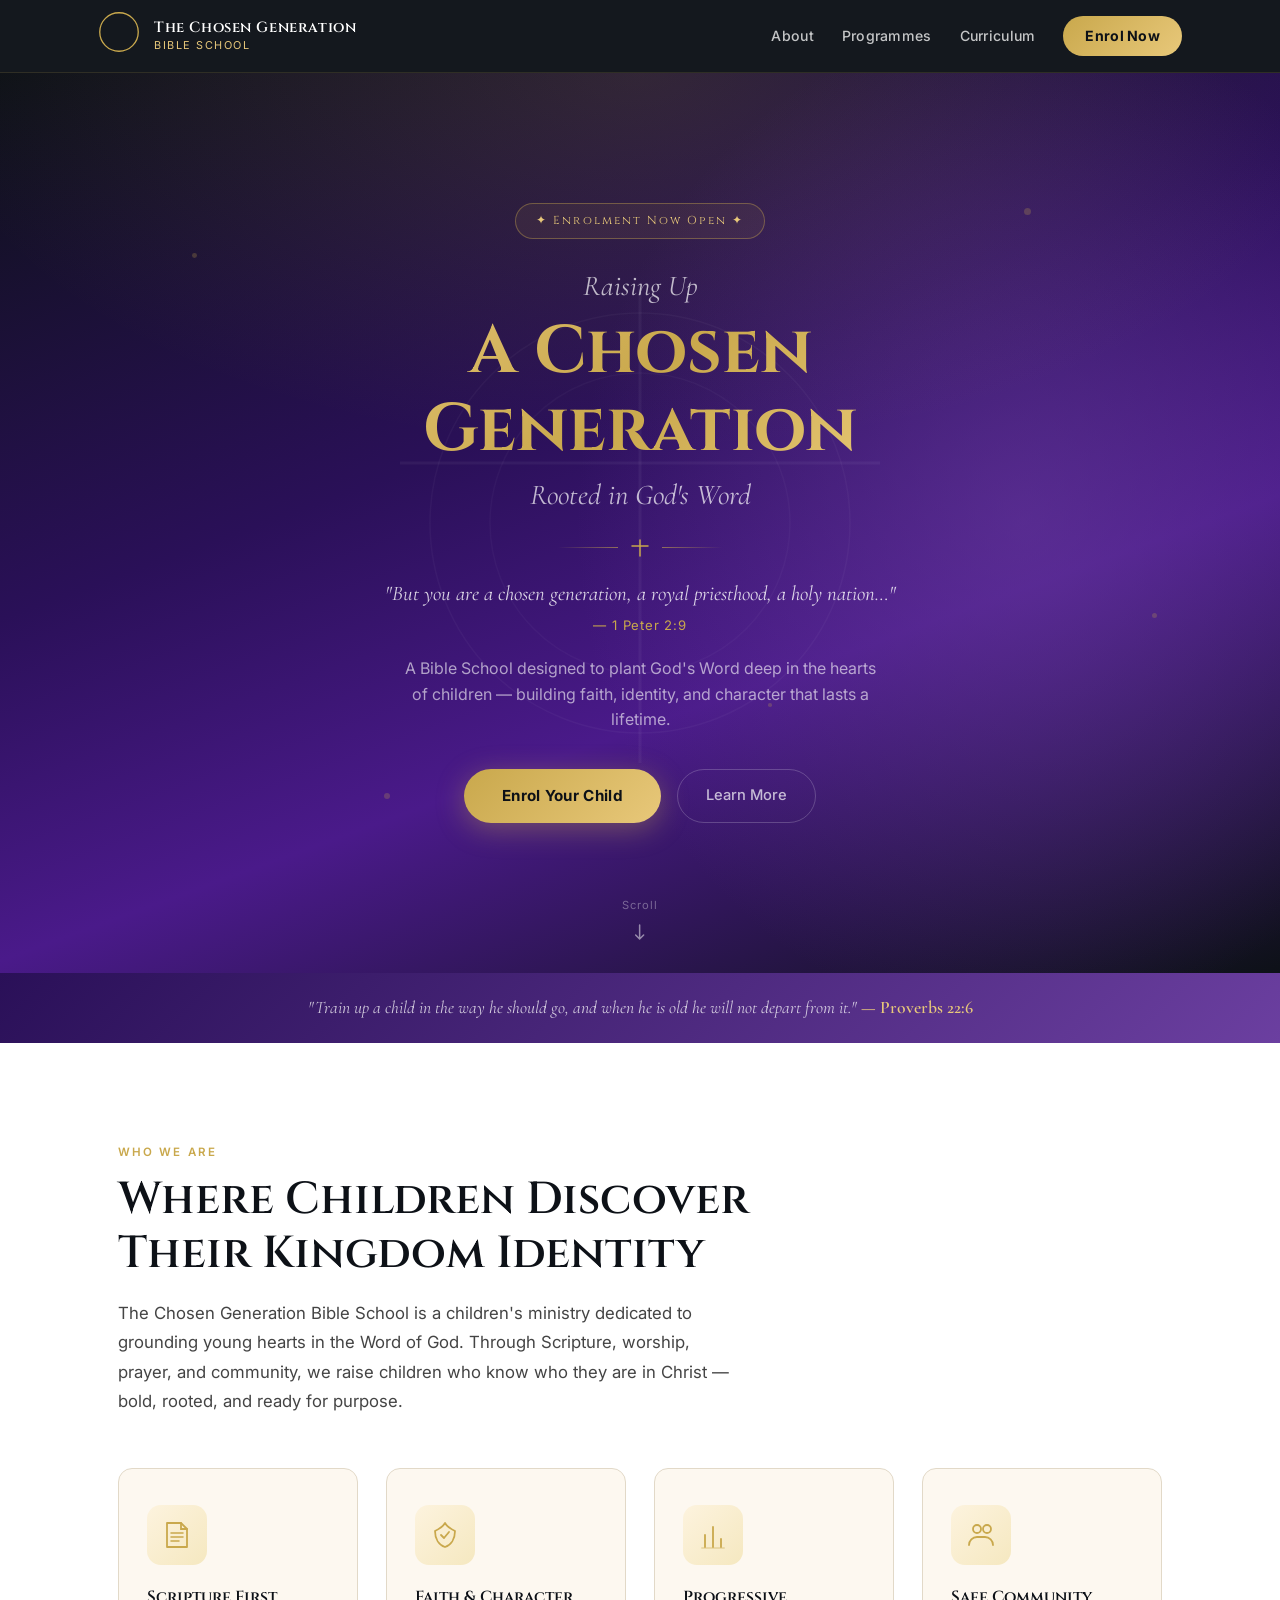
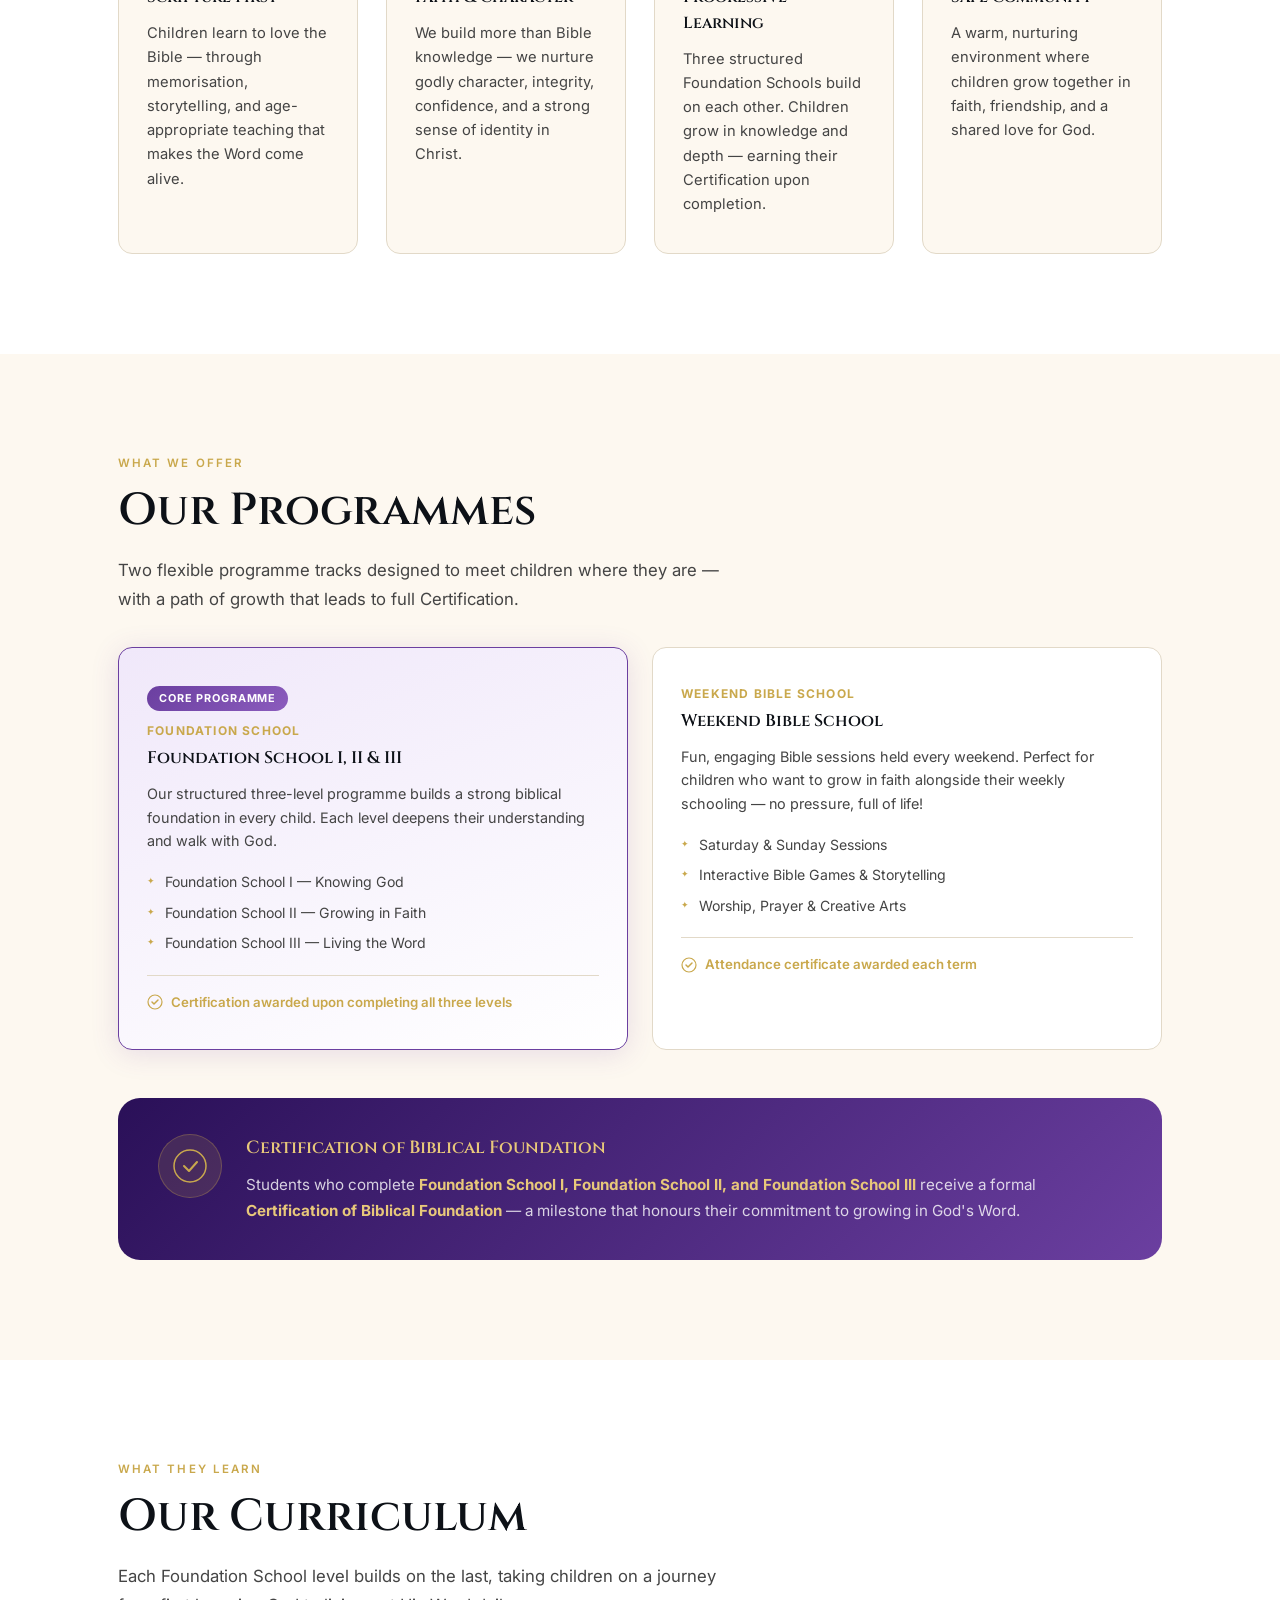
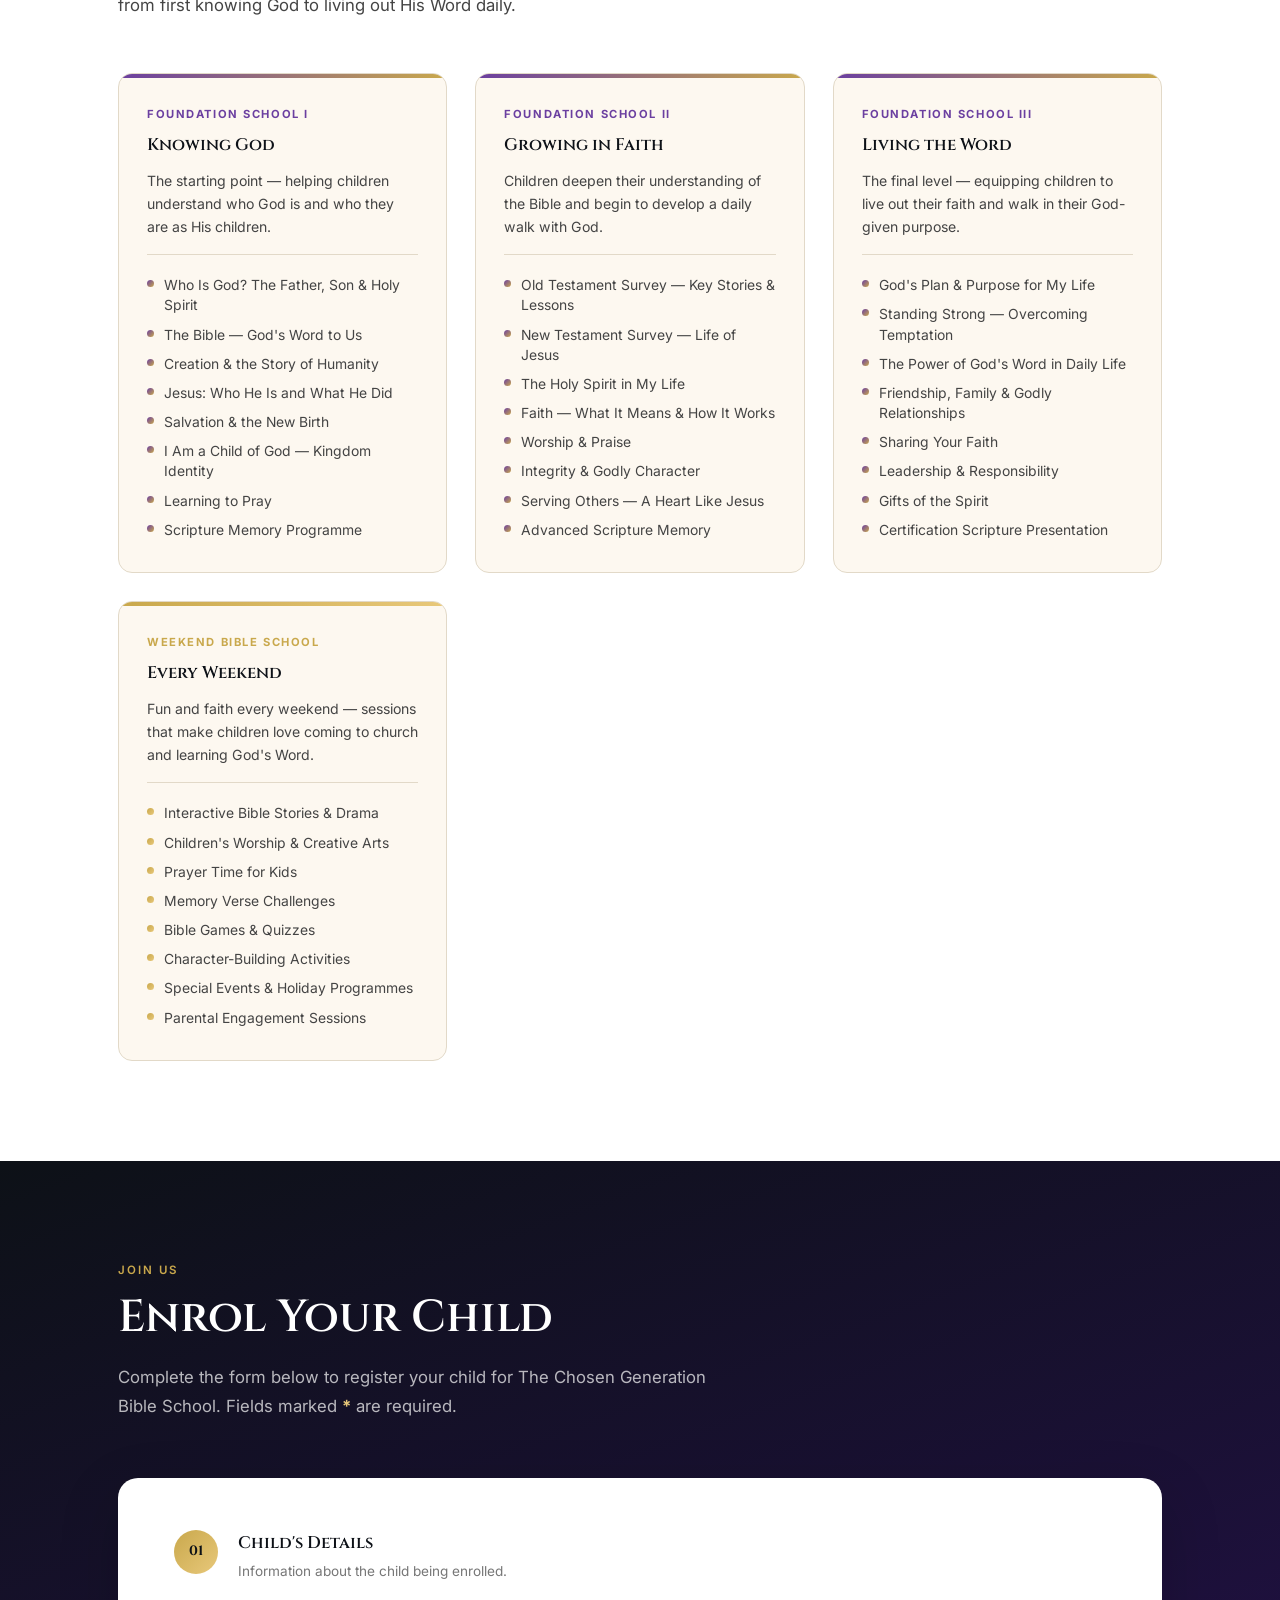
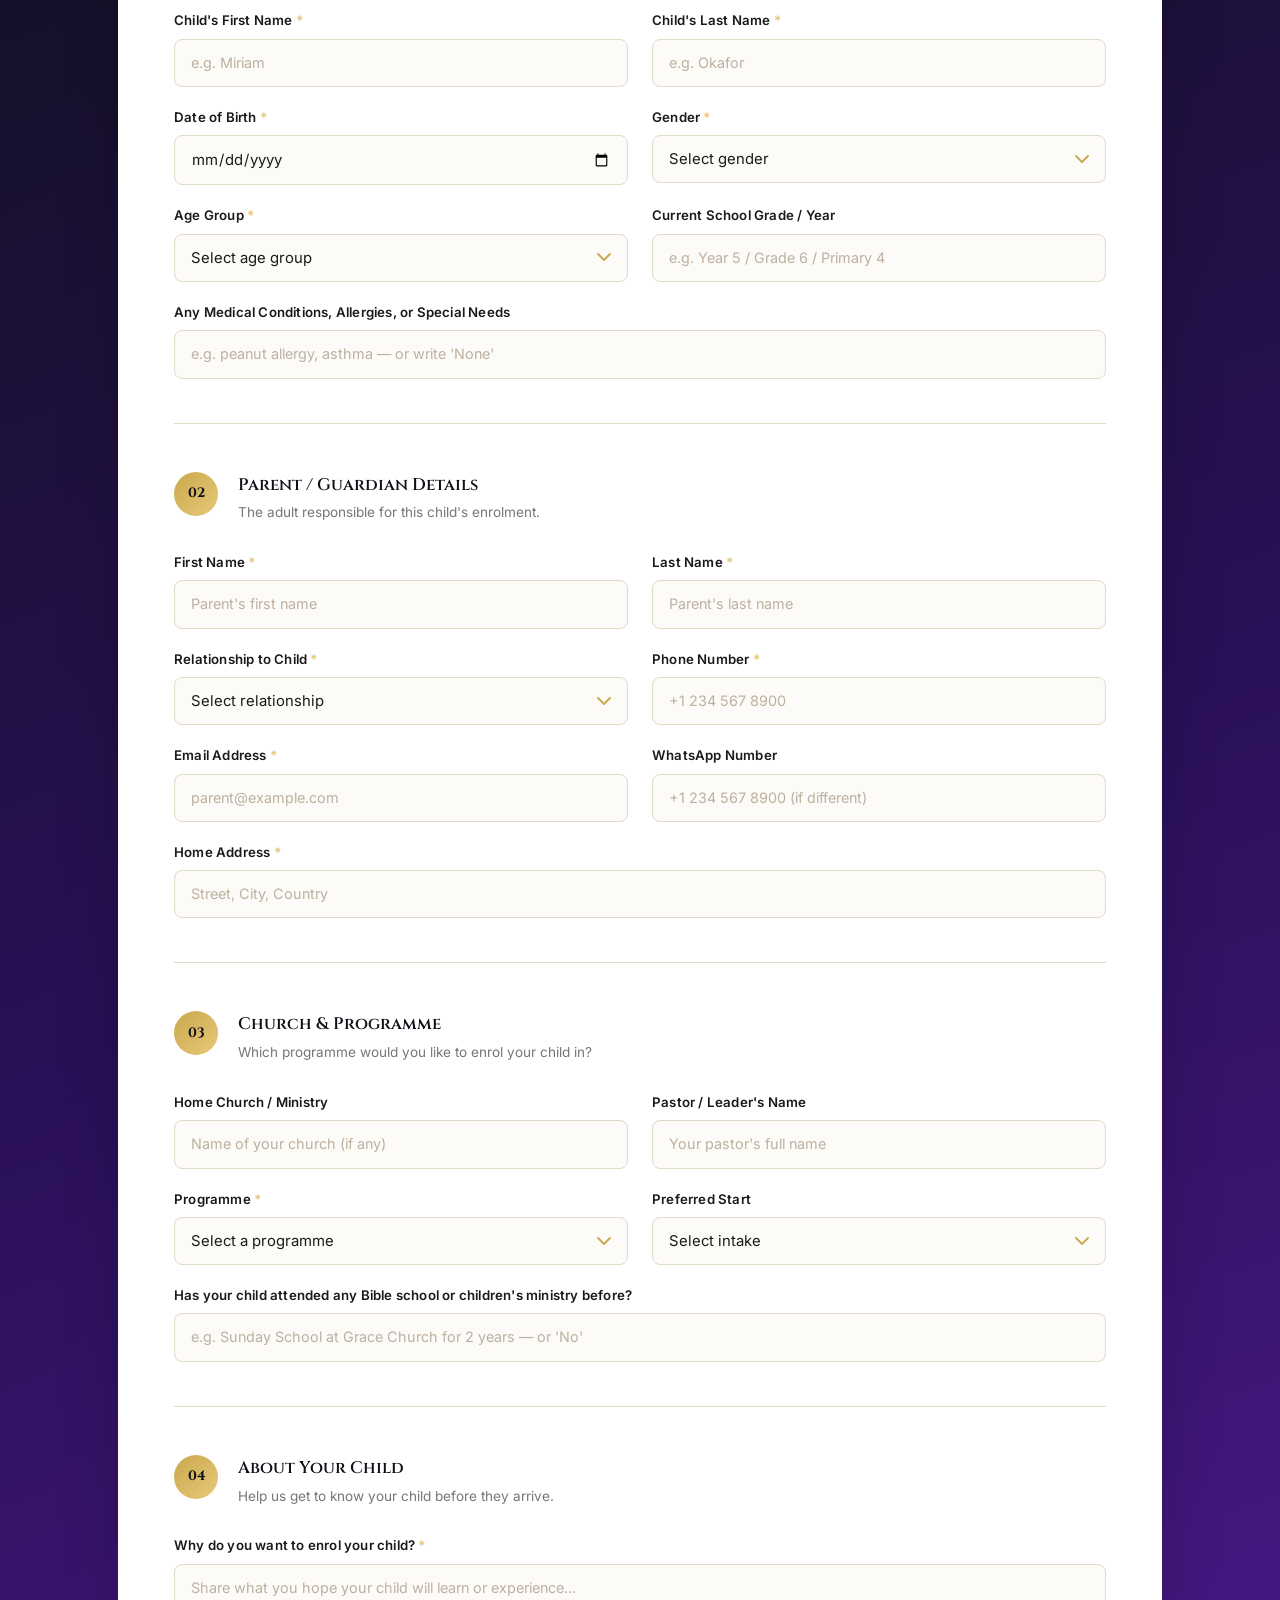
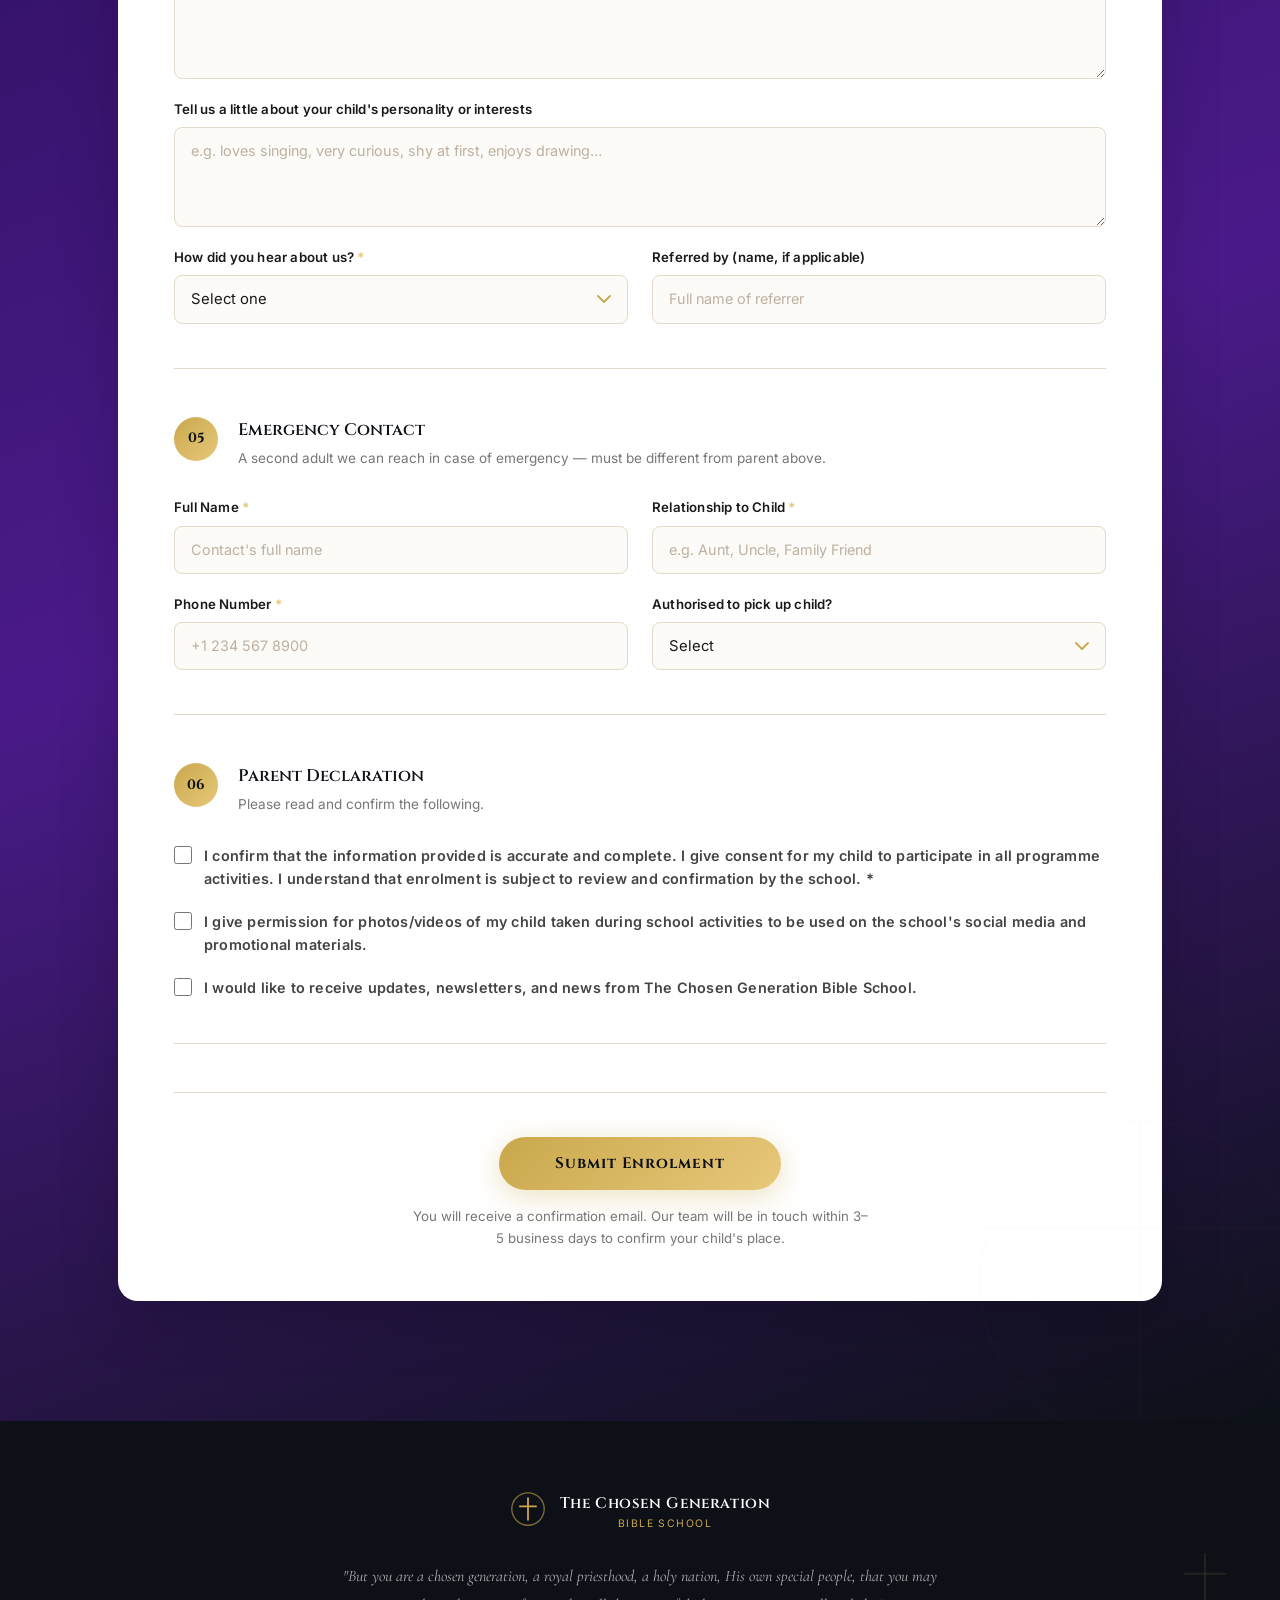
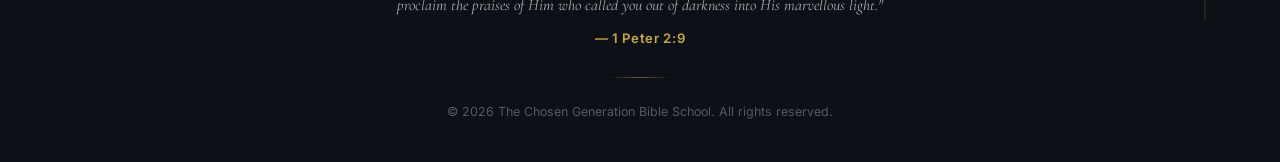
<file: index.html>
<!DOCTYPE html>
<html lang="en">
<head>
  <meta charset="UTF-8" />
  <meta name="viewport" content="width=device-width, initial-scale=1.0" />
  <title>Register – The Chosen Generation Bible School</title>
  <link rel="stylesheet" href="style.css" />
  <link href="https://fonts.googleapis.com/css2?family=Cinzel:wght@400;600;700&family=Cormorant+Garamond:ital,wght@0,400;0,600;1,400&family=Inter:wght@400;500;600&display=swap" rel="stylesheet" />
</head>
<body>

  <!-- ── HEADER ── -->
  <header class="site-header" id="top">
    <div class="header-inner">
      <a href="#top" class="logo-wrap">
        <div class="logo-emblem">
          <svg viewBox="0 0 48 48" fill="none" xmlns="http://www.w3.org/2000/svg">
            <circle cx="24" cy="24" r="22" stroke="url(#gRing)" stroke-width="1.5"/>
            <line x1="24" y1="10" x2="24" y2="38" stroke="url(#gCross)" stroke-width="2.5" stroke-linecap="round"/>
            <line x1="14" y1="20" x2="34" y2="20" stroke="url(#gCross)" stroke-width="2.5" stroke-linecap="round"/>
            <defs>
              <linearGradient id="gRing" x1="0" y1="0" x2="48" y2="48">
                <stop offset="0%" stop-color="#c9a84c"/>
                <stop offset="100%" stop-color="#f0d080"/>
              </linearGradient>
              <linearGradient id="gCross" x1="0" y1="0" x2="48" y2="48">
                <stop offset="0%" stop-color="#e8c87a"/>
                <stop offset="100%" stop-color="#c9a84c"/>
              </linearGradient>
            </defs>
          </svg>
        </div>
        <div class="logo-text">
          <span class="logo-main">The Chosen Generation</span>
          <span class="logo-sub">Bible School</span>
        </div>
      </a>
      <button class="nav-toggle" id="navToggle" aria-label="Toggle menu">
        <span></span><span></span><span></span>
      </button>
      <nav class="main-nav" id="mainNav">
        <a href="#about">About</a>
        <a href="#programmes">Programmes</a>
        <a href="#curriculum">Curriculum</a>
        <a href="#register" class="nav-cta">Enrol Now</a>
      </nav>
    </div>
  </header>

  <!-- ── HERO ── -->
  <section class="hero">
    <div class="hero-bg">
      <div class="hero-bg-cross">
        <svg viewBox="0 0 200 200" fill="none" xmlns="http://www.w3.org/2000/svg">
          <line x1="100" y1="20" x2="100" y2="180" stroke="white" stroke-width="1" stroke-opacity="0.08"/>
          <line x1="20" y1="80" x2="180" y2="80" stroke="white" stroke-width="1" stroke-opacity="0.08"/>
          <circle cx="100" cy="100" r="70" stroke="white" stroke-width="0.5" stroke-opacity="0.06"/>
          <circle cx="100" cy="100" r="50" stroke="white" stroke-width="0.5" stroke-opacity="0.05"/>
        </svg>
      </div>
      <div class="hero-particles">
        <span class="particle" style="--x:15%;--y:20%;--d:4s;--s:0.8"></span>
        <span class="particle" style="--x:80%;--y:15%;--d:6s;--s:1.2"></span>
        <span class="particle" style="--x:60%;--y:70%;--d:5s;--s:0.6"></span>
        <span class="particle" style="--x:30%;--y:80%;--d:7s;--s:1"></span>
        <span class="particle" style="--x:90%;--y:60%;--d:4.5s;--s:0.9"></span>
      </div>
    </div>
    <div class="hero-content">
      <div class="hero-badge-wrap">
        <span class="hero-badge">✦ Enrolment Now Open ✦</span>
      </div>
      <h1 class="hero-title">
        <span class="hero-title-small">Raising Up</span>
        <span class="hero-title-large">A Chosen Generation</span>
        <span class="hero-title-small">Rooted in God's Word</span>
      </h1>
      <div class="hero-divider">
        <span></span>
        <svg width="20" height="20" viewBox="0 0 20 20"><path d="M10 2v16M2 8h16" stroke="#c9a84c" stroke-width="1.5" stroke-linecap="round"/></svg>
        <span></span>
      </div>
      <p class="hero-verse">"But you are a chosen generation, a royal priesthood, a holy nation…"</p>
      <p class="hero-ref">— 1 Peter 2:9</p>
      <p class="hero-sub">A Bible School designed to plant God's Word deep in the hearts of children — building faith, identity, and character that lasts a lifetime.</p>
      <div class="hero-actions">
        <a href="#register" class="btn-hero-primary">Enrol Your Child</a>
        <a href="#about" class="btn-hero-ghost">Learn More</a>
      </div>
    </div>
    <div class="hero-scroll-hint">
      <span>Scroll</span>
      <svg width="12" height="18" viewBox="0 0 12 18"><path d="M6 2v14M2 12l4 4 4-4" stroke="rgba(255,255,255,0.5)" stroke-width="1.5" stroke-linecap="round" fill="none"/></svg>
    </div>
  </section>

  <!-- ── VERSE BANNER ── -->
  <div class="verse-banner">
    <p>"Train up a child in the way he should go, and when he is old he will not depart from it." <em>— Proverbs 22:6</em></p>
  </div>

  <!-- ── ABOUT ── -->
  <section id="about" class="about-section">
    <div class="section-container">
      <div class="section-label">Who We Are</div>
      <h2 class="section-title">Where Children Discover<br/>Their Kingdom Identity</h2>
      <p class="section-intro">
        The Chosen Generation Bible School is a children's ministry dedicated to grounding young hearts in the Word of God.
        Through Scripture, worship, prayer, and community, we raise children who know who they are in Christ — bold, rooted, and ready for purpose.
      </p>
      <div class="feature-grid">
        <div class="feature-card">
          <div class="feature-icon">
            <svg width="32" height="32" viewBox="0 0 32 32" fill="none"><path d="M6 4h14l6 6v18H6V4z" stroke="#c9a84c" stroke-width="1.8" stroke-linejoin="round"/><path d="M20 4v6h6" stroke="#c9a84c" stroke-width="1.8" stroke-linecap="round"/><line x1="10" y1="14" x2="22" y2="14" stroke="#c9a84c" stroke-width="1.5" stroke-linecap="round"/><line x1="10" y1="18" x2="22" y2="18" stroke="#c9a84c" stroke-width="1.5" stroke-linecap="round"/><line x1="10" y1="22" x2="18" y2="22" stroke="#c9a84c" stroke-width="1.5" stroke-linecap="round"/></svg>
          </div>
          <h3>Scripture First</h3>
          <p>Children learn to love the Bible — through memorisation, storytelling, and age-appropriate teaching that makes the Word come alive.</p>
        </div>
        <div class="feature-card">
          <div class="feature-icon">
            <svg width="32" height="32" viewBox="0 0 32 32" fill="none"><path d="M16 4c-2 4-6 6-10 8 0 8 4 14 10 16 6-2 10-8 10-16-4-2-8-4-10-8z" stroke="#c9a84c" stroke-width="1.8" stroke-linejoin="round"/><path d="M12 16l3 3 5-6" stroke="#c9a84c" stroke-width="1.8" stroke-linecap="round" stroke-linejoin="round"/></svg>
          </div>
          <h3>Faith &amp; Character</h3>
          <p>We build more than Bible knowledge — we nurture godly character, integrity, confidence, and a strong sense of identity in Christ.</p>
        </div>
        <div class="feature-card">
          <div class="feature-icon">
            <svg width="32" height="32" viewBox="0 0 32 32" fill="none"><path d="M8 28V16M16 28V8M24 28V20" stroke="#c9a84c" stroke-width="1.8" stroke-linecap="round"/><rect x="4" y="28" width="24" height="2" rx="1" fill="#c9a84c" opacity="0.3"/></svg>
          </div>
          <h3>Progressive Learning</h3>
          <p>Three structured Foundation Schools build on each other. Children grow in knowledge and depth — earning their Certification upon completion.</p>
        </div>
        <div class="feature-card">
          <div class="feature-icon">
            <svg width="32" height="32" viewBox="0 0 32 32" fill="none"><circle cx="12" cy="10" r="4" stroke="#c9a84c" stroke-width="1.8"/><circle cx="22" cy="10" r="4" stroke="#c9a84c" stroke-width="1.8"/><path d="M4 26c0-4.4 3.6-8 8-8h8c4.4 0 8 3.6 8 8" stroke="#c9a84c" stroke-width="1.8" stroke-linecap="round"/></svg>
          </div>
          <h3>Safe Community</h3>
          <p>A warm, nurturing environment where children grow together in faith, friendship, and a shared love for God.</p>
        </div>
      </div>
    </div>
  </section>

  <!-- ── PROGRAMMES ── -->
  <section id="programmes" class="programmes-section">
    <div class="section-container">
      <div class="section-label">What We Offer</div>
      <h2 class="section-title">Our Programmes</h2>
      <p class="section-intro">Two flexible programme tracks designed to meet children where they are — with a path of growth that leads to full Certification.</p>
      <div class="programme-grid">

        <div class="programme-card featured">
          <div class="programme-badge">Core Programme</div>
          <div class="programme-duration">Foundation School</div>
          <h3>Foundation School I, II &amp; III</h3>
          <p>Our structured three-level programme builds a strong biblical foundation in every child. Each level deepens their understanding and walk with God.</p>
          <ul>
            <li>Foundation School I — Knowing God</li>
            <li>Foundation School II — Growing in Faith</li>
            <li>Foundation School III — Living the Word</li>
          </ul>
          <div class="programme-cert-note">
            <svg width="16" height="16" viewBox="0 0 16 16" fill="none"><circle cx="8" cy="8" r="7" stroke="#c9a84c" stroke-width="1.2"/><path d="M5 8l2 2 4-4" stroke="#c9a84c" stroke-width="1.5" stroke-linecap="round" stroke-linejoin="round"/></svg>
            <span>Certification awarded upon completing all three levels</span>
          </div>
        </div>

        <div class="programme-card">
          <div class="programme-duration">Weekend Bible School</div>
          <h3>Weekend Bible School</h3>
          <p>Fun, engaging Bible sessions held every weekend. Perfect for children who want to grow in faith alongside their weekly schooling — no pressure, full of life!</p>
          <ul>
            <li>Saturday &amp; Sunday Sessions</li>
            <li>Interactive Bible Games &amp; Storytelling</li>
            <li>Worship, Prayer &amp; Creative Arts</li>
          </ul>
          <div class="programme-cert-note">
            <svg width="16" height="16" viewBox="0 0 16 16" fill="none"><circle cx="8" cy="8" r="7" stroke="#c9a84c" stroke-width="1.2"/><path d="M5 8l2 2 4-4" stroke="#c9a84c" stroke-width="1.5" stroke-linecap="round" stroke-linejoin="round"/></svg>
            <span>Attendance certificate awarded each term</span>
          </div>
        </div>

      </div>

      <!-- Certification callout -->
      <div class="cert-callout">
        <div class="cert-callout-icon">
          <svg width="36" height="36" viewBox="0 0 36 36" fill="none"><circle cx="18" cy="18" r="16" stroke="url(#cg)" stroke-width="1.5"/><path d="M12 18l5 5 8-9" stroke="url(#cg)" stroke-width="2" stroke-linecap="round" stroke-linejoin="round"/><defs><linearGradient id="cg" x1="0" y1="0" x2="36" y2="36"><stop offset="0%" stop-color="#c9a84c"/><stop offset="100%" stop-color="#e8c87a"/></linearGradient></defs></svg>
        </div>
        <div>
          <h3>Certification of Biblical Foundation</h3>
          <p>Students who complete <strong>Foundation School I, Foundation School II, and Foundation School III</strong> receive a formal <strong>Certification of Biblical Foundation</strong> — a milestone that honours their commitment to growing in God's Word.</p>
        </div>
      </div>
    </div>
  </section>

  <!-- ── CURRICULUM ── -->
  <section id="curriculum" class="curriculum-section">
    <div class="section-container">
      <div class="section-label">What They Learn</div>
      <h2 class="section-title">Our Curriculum</h2>
      <p class="section-intro">Each Foundation School level builds on the last, taking children on a journey from first knowing God to living out His Word daily.</p>

      <div class="curriculum-grid">

        <div class="curriculum-card">
          <div class="curriculum-level">Foundation School I</div>
          <h3>Knowing God</h3>
          <p class="curriculum-desc">The starting point — helping children understand who God is and who they are as His children.</p>
          <div class="curriculum-topics">
            <div class="topic"><span class="topic-dot"></span>Who Is God? The Father, Son &amp; Holy Spirit</div>
            <div class="topic"><span class="topic-dot"></span>The Bible — God's Word to Us</div>
            <div class="topic"><span class="topic-dot"></span>Creation &amp; the Story of Humanity</div>
            <div class="topic"><span class="topic-dot"></span>Jesus: Who He Is and What He Did</div>
            <div class="topic"><span class="topic-dot"></span>Salvation &amp; the New Birth</div>
            <div class="topic"><span class="topic-dot"></span>I Am a Child of God — Kingdom Identity</div>
            <div class="topic"><span class="topic-dot"></span>Learning to Pray</div>
            <div class="topic"><span class="topic-dot"></span>Scripture Memory Programme</div>
          </div>
        </div>

        <div class="curriculum-card">
          <div class="curriculum-level">Foundation School II</div>
          <h3>Growing in Faith</h3>
          <p class="curriculum-desc">Children deepen their understanding of the Bible and begin to develop a daily walk with God.</p>
          <div class="curriculum-topics">
            <div class="topic"><span class="topic-dot"></span>Old Testament Survey — Key Stories &amp; Lessons</div>
            <div class="topic"><span class="topic-dot"></span>New Testament Survey — Life of Jesus</div>
            <div class="topic"><span class="topic-dot"></span>The Holy Spirit in My Life</div>
            <div class="topic"><span class="topic-dot"></span>Faith — What It Means &amp; How It Works</div>
            <div class="topic"><span class="topic-dot"></span>Worship &amp; Praise</div>
            <div class="topic"><span class="topic-dot"></span>Integrity &amp; Godly Character</div>
            <div class="topic"><span class="topic-dot"></span>Serving Others — A Heart Like Jesus</div>
            <div class="topic"><span class="topic-dot"></span>Advanced Scripture Memory</div>
          </div>
        </div>

        <div class="curriculum-card">
          <div class="curriculum-level">Foundation School III</div>
          <h3>Living the Word</h3>
          <p class="curriculum-desc">The final level — equipping children to live out their faith and walk in their God-given purpose.</p>
          <div class="curriculum-topics">
            <div class="topic"><span class="topic-dot"></span>God's Plan &amp; Purpose for My Life</div>
            <div class="topic"><span class="topic-dot"></span>Standing Strong — Overcoming Temptation</div>
            <div class="topic"><span class="topic-dot"></span>The Power of God's Word in Daily Life</div>
            <div class="topic"><span class="topic-dot"></span>Friendship, Family &amp; Godly Relationships</div>
            <div class="topic"><span class="topic-dot"></span>Sharing Your Faith</div>
            <div class="topic"><span class="topic-dot"></span>Leadership &amp; Responsibility</div>
            <div class="topic"><span class="topic-dot"></span>Gifts of the Spirit</div>
            <div class="topic"><span class="topic-dot"></span>Certification Scripture Presentation</div>
          </div>
        </div>

        <div class="curriculum-card weekend-card">
          <div class="curriculum-level">Weekend Bible School</div>
          <h3>Every Weekend</h3>
          <p class="curriculum-desc">Fun and faith every weekend — sessions that make children love coming to church and learning God's Word.</p>
          <div class="curriculum-topics">
            <div class="topic"><span class="topic-dot"></span>Interactive Bible Stories &amp; Drama</div>
            <div class="topic"><span class="topic-dot"></span>Children's Worship &amp; Creative Arts</div>
            <div class="topic"><span class="topic-dot"></span>Prayer Time for Kids</div>
            <div class="topic"><span class="topic-dot"></span>Memory Verse Challenges</div>
            <div class="topic"><span class="topic-dot"></span>Bible Games &amp; Quizzes</div>
            <div class="topic"><span class="topic-dot"></span>Character-Building Activities</div>
            <div class="topic"><span class="topic-dot"></span>Special Events &amp; Holiday Programmes</div>
            <div class="topic"><span class="topic-dot"></span>Parental Engagement Sessions</div>
          </div>
        </div>

      </div>
    </div>
  </section>

  <!-- ── REGISTRATION FORM ── -->
  <section id="register" class="form-section">
    <div class="form-bg-cross">
      <svg viewBox="0 0 300 300" fill="none" xmlns="http://www.w3.org/2000/svg">
        <circle cx="150" cy="150" r="120" stroke="#c9a84c" stroke-width="0.5" stroke-opacity="0.12"/>
        <circle cx="150" cy="150" r="80" stroke="#c9a84c" stroke-width="0.5" stroke-opacity="0.08"/>
        <line x1="150" y1="30" x2="150" y2="270" stroke="#c9a84c" stroke-width="0.5" stroke-opacity="0.1"/>
        <line x1="30" y1="110" x2="270" y2="110" stroke="#c9a84c" stroke-width="0.5" stroke-opacity="0.1"/>
      </svg>
    </div>
    <div class="section-container">
      <div class="form-intro">
        <div class="section-label">Join Us</div>
        <h2 class="section-title light">Enrol Your Child</h2>
        <p class="section-intro light">
          Complete the form below to register your child for The Chosen Generation Bible School.
          Fields marked <span class="req">*</span> are required.
        </p>
      </div>

      <div class="form-card">
        <form id="registrationForm" action="https://api.web3forms.com/submit" method="POST" novalidate>
          <input type="hidden" name="access_key" value="1ef6cc5b-234d-4e26-88e6-26ec95bd30ad" />
          <input type="hidden" name="subject" value="New Child Enrolment – The Chosen Generation Bible School" />
          <input type="hidden" name="redirect" value="https://iamwheelze.github.io/thechosengen/success.html" />
          <input type="checkbox" name="botcheck" style="display:none;" />

          <!-- Child's Details -->
          <div class="form-block">
            <div class="form-block-header">
              <div class="form-block-num">01</div>
              <div>
                <h3>Child's Details</h3>
                <p>Information about the child being enrolled.</p>
              </div>
            </div>
            <div class="field-grid">
              <div class="field">
                <label for="childFirstName">Child's First Name <span class="req">*</span></label>
                <input type="text" id="childFirstName" name="Child First Name" placeholder="e.g. Miriam" required />
              </div>
              <div class="field">
                <label for="childLastName">Child's Last Name <span class="req">*</span></label>
                <input type="text" id="childLastName" name="Child Last Name" placeholder="e.g. Okafor" required />
              </div>
              <div class="field">
                <label for="dob">Date of Birth <span class="req">*</span></label>
                <input type="date" id="dob" name="Date of Birth" required />
              </div>
              <div class="field">
                <label for="gender">Gender <span class="req">*</span></label>
                <select id="gender" name="Gender" required>
                  <option value="" disabled selected>Select gender</option>
                  <option>Boy</option>
                  <option>Girl</option>
                  <option>Prefer not to say</option>
                </select>
              </div>
              <div class="field">
                <label for="ageGroup">Age Group <span class="req">*</span></label>
                <select id="ageGroup" name="Age Group" required>
                  <option value="" disabled selected>Select age group</option>
                  <option>4 – 6 years</option>
                  <option>7 – 9 years</option>
                  <option>10 – 12 years</option>
                  <option>13 – 15 years</option>
                  <option>16 – 18 years</option>
                </select>
              </div>
              <div class="field">
                <label for="schoolGrade">Current School Grade / Year</label>
                <input type="text" id="schoolGrade" name="School Grade" placeholder="e.g. Year 5 / Grade 6 / Primary 4" />
              </div>
              <div class="field field-full">
                <label for="allergies">Any Medical Conditions, Allergies, or Special Needs</label>
                <input type="text" id="allergies" name="Medical or Special Needs" placeholder="e.g. peanut allergy, asthma — or write 'None'" />
              </div>
            </div>
          </div>

          <!-- Parent / Guardian -->
          <div class="form-block">
            <div class="form-block-header">
              <div class="form-block-num">02</div>
              <div>
                <h3>Parent / Guardian Details</h3>
                <p>The adult responsible for this child's enrolment.</p>
              </div>
            </div>
            <div class="field-grid">
              <div class="field">
                <label for="parentFirstName">First Name <span class="req">*</span></label>
                <input type="text" id="parentFirstName" name="Parent First Name" placeholder="Parent's first name" required />
              </div>
              <div class="field">
                <label for="parentLastName">Last Name <span class="req">*</span></label>
                <input type="text" id="parentLastName" name="Parent Last Name" placeholder="Parent's last name" required />
              </div>
              <div class="field">
                <label for="relationship">Relationship to Child <span class="req">*</span></label>
                <select id="relationship" name="Relationship to Child" required>
                  <option value="" disabled selected>Select relationship</option>
                  <option>Mother</option>
                  <option>Father</option>
                  <option>Guardian</option>
                  <option>Grandparent</option>
                  <option>Other</option>
                </select>
              </div>
              <div class="field">
                <label for="parentPhone">Phone Number <span class="req">*</span></label>
                <input type="tel" id="parentPhone" name="Parent Phone" placeholder="+1 234 567 8900" required />
              </div>
              <div class="field">
                <label for="parentEmail">Email Address <span class="req">*</span></label>
                <input type="email" id="parentEmail" name="Parent Email" placeholder="parent@example.com" required />
              </div>
              <div class="field">
                <label for="whatsapp">WhatsApp Number</label>
                <input type="tel" id="whatsapp" name="WhatsApp Number" placeholder="+1 234 567 8900 (if different)" />
              </div>
              <div class="field field-full">
                <label for="address">Home Address <span class="req">*</span></label>
                <input type="text" id="address" name="Home Address" placeholder="Street, City, Country" required />
              </div>
            </div>
          </div>

          <!-- Church & Programme -->
          <div class="form-block">
            <div class="form-block-header">
              <div class="form-block-num">03</div>
              <div>
                <h3>Church &amp; Programme</h3>
                <p>Which programme would you like to enrol your child in?</p>
              </div>
            </div>
            <div class="field-grid">
              <div class="field">
                <label for="church">Home Church / Ministry</label>
                <input type="text" id="church" name="Home Church" placeholder="Name of your church (if any)" />
              </div>
              <div class="field">
                <label for="pastor">Pastor / Leader's Name</label>
                <input type="text" id="pastor" name="Pastor Name" placeholder="Your pastor's full name" />
              </div>
              <div class="field">
                <label for="programme">Programme <span class="req">*</span></label>
                <select id="programme" name="Programme" required>
                  <option value="" disabled selected>Select a programme</option>
                  <option>Foundation School I — Knowing God</option>
                  <option>Foundation School II — Growing in Faith</option>
                  <option>Foundation School III — Living the Word</option>
                  <option>Weekend Bible School</option>
                  <option>Not sure — please advise us</option>
                </select>
              </div>
              <div class="field">
                <label for="startDate">Preferred Start</label>
                <select id="startDate" name="Preferred Start">
                  <option value="" disabled selected>Select intake</option>
                  <option>January Intake</option>
                  <option>April Intake</option>
                  <option>September Intake</option>
                  <option>As soon as possible</option>
                </select>
              </div>
              <div class="field field-full">
                <label for="prevExperience">Has your child attended any Bible school or children's ministry before?</label>
                <input type="text" id="prevExperience" name="Previous Bible School Experience" placeholder="e.g. Sunday School at Grace Church for 2 years — or 'No'" />
              </div>
            </div>
          </div>

          <!-- About Your Child -->
          <div class="form-block">
            <div class="form-block-header">
              <div class="form-block-num">04</div>
              <div>
                <h3>About Your Child</h3>
                <p>Help us get to know your child before they arrive.</p>
              </div>
            </div>
            <div class="field-grid">
              <div class="field field-full">
                <label for="motivation">Why do you want to enrol your child? <span class="req">*</span></label>
                <textarea id="motivation" name="Reason for Enrolment" rows="4" placeholder="Share what you hope your child will learn or experience…" required></textarea>
              </div>
              <div class="field field-full">
                <label for="childPersonality">Tell us a little about your child's personality or interests</label>
                <textarea id="childPersonality" name="Child Personality" rows="3" placeholder="e.g. loves singing, very curious, shy at first, enjoys drawing…"></textarea>
              </div>
              <div class="field">
                <label for="heardFrom">How did you hear about us? <span class="req">*</span></label>
                <select id="heardFrom" name="How They Heard" required>
                  <option value="" disabled selected>Select one</option>
                  <option>Social Media (Instagram / Facebook)</option>
                  <option>YouTube</option>
                  <option>Friend / Family Referral</option>
                  <option>Church Announcement</option>
                  <option>WhatsApp</option>
                  <option>Flyer / Poster</option>
                  <option>Other</option>
                </select>
              </div>
              <div class="field">
                <label for="referral">Referred by (name, if applicable)</label>
                <input type="text" id="referral" name="Referred By" placeholder="Full name of referrer" />
              </div>
            </div>
          </div>

          <!-- Emergency Contact -->
          <div class="form-block">
            <div class="form-block-header">
              <div class="form-block-num">05</div>
              <div>
                <h3>Emergency Contact</h3>
                <p>A second adult we can reach in case of emergency — must be different from parent above.</p>
              </div>
            </div>
            <div class="field-grid">
              <div class="field">
                <label for="ecName">Full Name <span class="req">*</span></label>
                <input type="text" id="ecName" name="Emergency Contact Name" placeholder="Contact's full name" required />
              </div>
              <div class="field">
                <label for="ecRelation">Relationship to Child <span class="req">*</span></label>
                <input type="text" id="ecRelation" name="Emergency Contact Relationship" placeholder="e.g. Aunt, Uncle, Family Friend" required />
              </div>
              <div class="field">
                <label for="ecPhone">Phone Number <span class="req">*</span></label>
                <input type="tel" id="ecPhone" name="Emergency Contact Phone" placeholder="+1 234 567 8900" required />
              </div>
              <div class="field">
                <label for="ecAuthorised">Authorised to pick up child?</label>
                <select id="ecAuthorised" name="Emergency Contact Authorised Pickup">
                  <option value="" disabled selected>Select</option>
                  <option>Yes — authorised for pickup</option>
                  <option>No — emergency contact only</option>
                </select>
              </div>
            </div>
          </div>

          <!-- Declaration -->
          <div class="form-block">
            <div class="form-block-header">
              <div class="form-block-num">06</div>
              <div>
                <h3>Parent Declaration</h3>
                <p>Please read and confirm the following.</p>
              </div>
            </div>
            <div class="field-grid">
              <div class="field field-full">
                <label class="checkbox-label">
                  <input type="checkbox" name="Declaration" value="Agreed" required />
                  <span>I confirm that the information provided is accurate and complete. I give consent for my child to participate in all programme activities. I understand that enrolment is subject to review and confirmation by the school. <span class="req">*</span></span>
                </label>
              </div>
              <div class="field field-full">
                <label class="checkbox-label">
                  <input type="checkbox" name="Photo Consent" value="Yes" />
                  <span>I give permission for photos/videos of my child taken during school activities to be used on the school's social media and promotional materials.</span>
                </label>
              </div>
              <div class="field field-full">
                <label class="checkbox-label">
                  <input type="checkbox" name="Newsletter" value="Yes" />
                  <span>I would like to receive updates, newsletters, and news from The Chosen Generation Bible School.</span>
                </label>
              </div>
            </div>
          </div>

          <div class="form-submit-area">
            <button type="submit" class="btn-submit" id="submitBtn">
              <span id="btnText">Submit Enrolment</span>
              <span id="btnLoader" style="display:none;">Sending…</span>
            </button>
            <p class="submit-note">You will receive a confirmation email. Our team will be in touch within 3–5 business days to confirm your child's place.</p>
          </div>

        </form>
      </div>
    </div>
  </section>

  <!-- ── FOOTER ── -->
  <footer class="site-footer">
    <div class="footer-cross-art">
      <svg viewBox="0 0 100 120" fill="none" xmlns="http://www.w3.org/2000/svg">
        <line x1="50" y1="10" x2="50" y2="110" stroke="#c9a84c" stroke-width="3" stroke-linecap="round" stroke-opacity="0.3"/>
        <line x1="20" y1="40" x2="80" y2="40" stroke="#c9a84c" stroke-width="3" stroke-linecap="round" stroke-opacity="0.3"/>
      </svg>
    </div>
    <div class="footer-inner">
      <div class="footer-brand">
        <div class="footer-emblem">
          <svg viewBox="0 0 40 40" fill="none" xmlns="http://www.w3.org/2000/svg">
            <circle cx="20" cy="20" r="18" stroke="#c9a84c" stroke-width="1.5" stroke-opacity="0.6"/>
            <line x1="20" y1="8" x2="20" y2="32" stroke="#c9a84c" stroke-width="2" stroke-linecap="round"/>
            <line x1="11" y1="17" x2="29" y2="17" stroke="#c9a84c" stroke-width="2" stroke-linecap="round"/>
          </svg>
        </div>
        <div>
          <div class="footer-name">The Chosen Generation</div>
          <div class="footer-sub">Bible School</div>
        </div>
      </div>
      <div class="footer-verse-wrap">
        <p class="footer-verse">"But you are a chosen generation, a royal priesthood, a holy nation, His own special people, that you may proclaim the praises of Him who called you out of darkness into His marvellous light."</p>
        <p class="footer-ref">— 1 Peter 2:9</p>
      </div>
      <div class="footer-divider"></div>
      <p class="footer-copy">&copy; 2026 The Chosen Generation Bible School. All rights reserved.</p>
    </div>
  </footer>

  <!-- Toast -->
  <div id="toast" class="toast" role="alert" aria-live="polite"></div>

  <script src="script.js"></script>
</body>
</html>
</file>
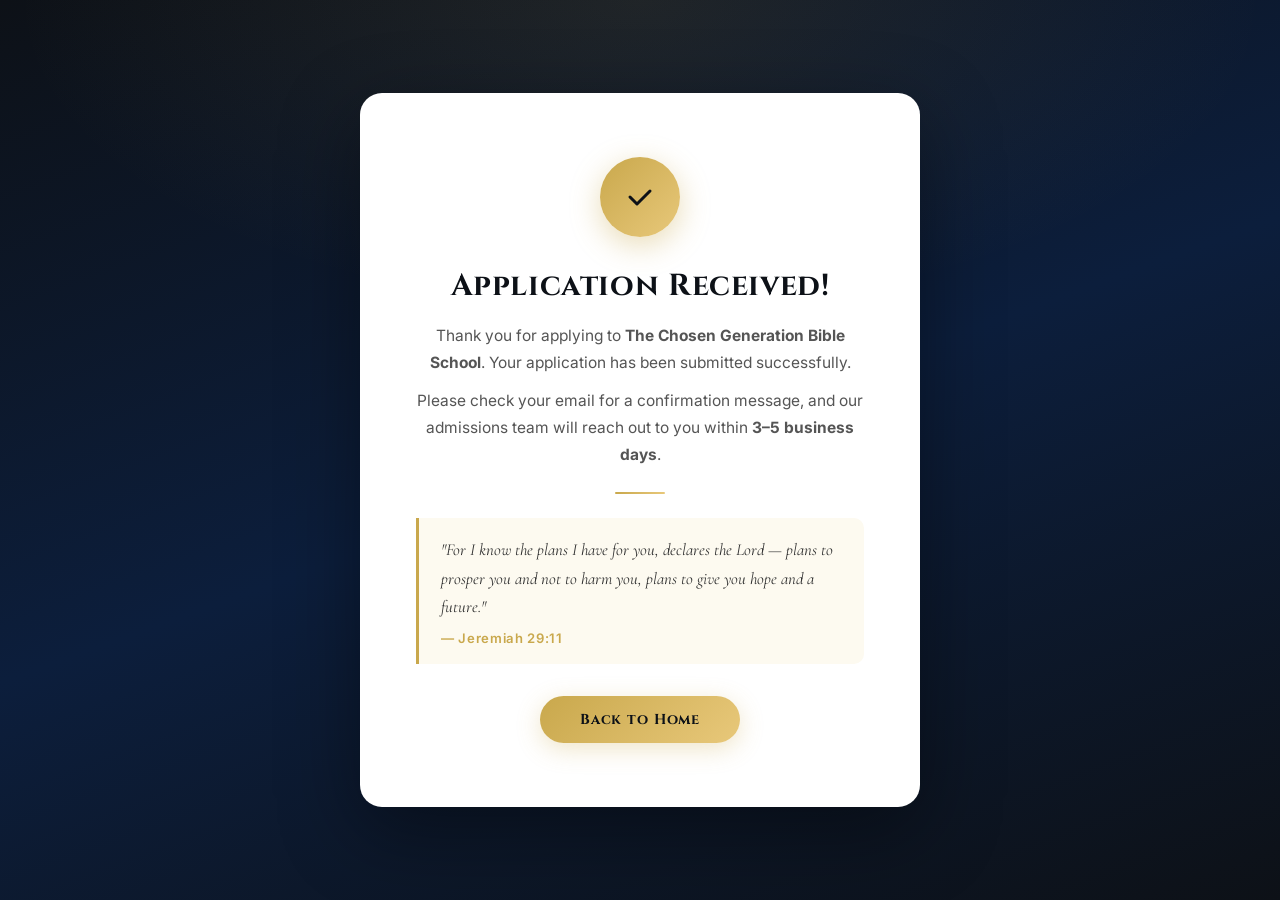
<file: success.html>
<!DOCTYPE html>
<html lang="en">
<head>
  <meta charset="UTF-8" />
  <meta name="viewport" content="width=device-width, initial-scale=1.0" />
  <title>Application Received – The Chosen Generation Bible School</title>
  <link href="https://fonts.googleapis.com/css2?family=Cinzel:wght@400;600;700&family=Cormorant+Garamond:ital,wght@0,400;0,600;1,400&family=Inter:wght@400;500;600&display=swap" rel="stylesheet" />
  <style>
    *, *::before, *::after { box-sizing: border-box; margin: 0; padding: 0; }
    body {
      font-family: 'Inter', sans-serif;
      background: #0d1117;
      min-height: 100vh;
      display: flex;
      flex-direction: column;
      align-items: center;
      justify-content: center;
      padding: 40px 20px;
      position: relative;
      overflow: hidden;
    }
    body::before {
      content: '';
      position: fixed;
      inset: 0;
      background:
        radial-gradient(ellipse 70% 50% at 50% 0%, rgba(201,168,76,0.1) 0%, transparent 70%),
        linear-gradient(160deg, #0d1117 0%, #0c1e3c 50%, #0d1117 100%);
    }
    .bg-art {
      position: fixed;
      top: 50%;
      left: 50%;
      transform: translate(-50%, -50%);
      width: 600px;
      height: 600px;
      opacity: 0.5;
      pointer-events: none;
    }
    .card {
      position: relative;
      z-index: 2;
      background: #fff;
      border-radius: 22px;
      padding: 64px 56px;
      max-width: 560px;
      width: 100%;
      text-align: center;
      box-shadow: 0 24px 80px rgba(0,0,0,0.4);
      animation: cardIn 0.6s cubic-bezier(0.4,0,0.2,1) both;
    }
    @keyframes cardIn {
      from { opacity: 0; transform: translateY(32px) scale(0.97); }
      to   { opacity: 1; transform: translateY(0) scale(1); }
    }
    .check-ring {
      width: 80px;
      height: 80px;
      border-radius: 50%;
      background: linear-gradient(135deg, #c9a84c, #e8c87a);
      display: flex;
      align-items: center;
      justify-content: center;
      margin: 0 auto 28px;
      box-shadow: 0 8px 30px rgba(201,168,76,0.4);
      animation: popIn 0.5s 0.4s cubic-bezier(0.4,0,0.2,1) both;
    }
    @keyframes popIn {
      from { transform: scale(0.5); opacity: 0; }
      to   { transform: scale(1);   opacity: 1; }
    }
    .check-ring svg { width: 36px; height: 36px; }
    h1 {
      font-family: 'Cinzel', serif;
      font-size: 1.9rem;
      font-weight: 700;
      color: #0d1117;
      margin-bottom: 16px;
      letter-spacing: 0.02em;
    }
    .message {
      font-size: 0.97rem;
      color: #555;
      line-height: 1.75;
      margin-bottom: 10px;
    }
    .divider {
      width: 50px;
      height: 2px;
      background: linear-gradient(90deg, #c9a84c, #e8c87a);
      margin: 24px auto;
      border-radius: 2px;
    }
    .verse-block {
      background: #fdfaf0;
      border-left: 3px solid #c9a84c;
      border-radius: 0 10px 10px 0;
      padding: 18px 22px;
      text-align: left;
      margin-bottom: 32px;
    }
    .verse-text {
      font-family: 'Cormorant Garamond', serif;
      font-style: italic;
      font-size: 1.05rem;
      color: #333;
      line-height: 1.7;
      margin-bottom: 8px;
    }
    .verse-ref {
      font-size: 0.82rem;
      font-weight: 600;
      color: #c9a84c;
      letter-spacing: 0.05em;
    }
    .back-link {
      display: inline-block;
      background: linear-gradient(135deg, #c9a84c, #e8c87a);
      color: #0d1117;
      font-family: 'Cinzel', serif;
      font-weight: 700;
      font-size: 0.9rem;
      letter-spacing: 0.06em;
      padding: 14px 40px;
      border-radius: 50px;
      text-decoration: none;
      box-shadow: 0 6px 24px rgba(201,168,76,0.3);
      transition: transform 0.2s, box-shadow 0.2s;
    }
    .back-link:hover {
      transform: translateY(-2px);
      box-shadow: 0 10px 32px rgba(201,168,76,0.45);
    }
    @media (max-width: 560px) {
      .card { padding: 44px 28px; }
      h1 { font-size: 1.5rem; }
    }
  </style>
</head>
<body>
  <!-- Background Art -->
  <svg class="bg-art" viewBox="0 0 400 400" fill="none" xmlns="http://www.w3.org/2000/svg">
    <circle cx="200" cy="200" r="160" stroke="#c9a84c" stroke-width="0.5" stroke-opacity="0.15"/>
    <circle cx="200" cy="200" r="110" stroke="#c9a84c" stroke-width="0.5" stroke-opacity="0.10"/>
    <circle cx="200" cy="200" r="60"  stroke="#c9a84c" stroke-width="0.5" stroke-opacity="0.08"/>
    <line x1="200" y1="40"  x2="200" y2="360" stroke="#c9a84c" stroke-width="0.5" stroke-opacity="0.12"/>
    <line x1="40"  y1="140" x2="360" y2="140" stroke="#c9a84c" stroke-width="0.5" stroke-opacity="0.12"/>
  </svg>

  <div class="card">
    <div class="check-ring">
      <svg viewBox="0 0 36 36" fill="none" xmlns="http://www.w3.org/2000/svg">
        <path d="M8 18l7 7 13-13" stroke="#0d1117" stroke-width="3" stroke-linecap="round" stroke-linejoin="round"/>
      </svg>
    </div>

    <h1>Application Received!</h1>
    <p class="message">
      Thank you for applying to <strong>The Chosen Generation Bible School</strong>.
      Your application has been submitted successfully.
    </p>
    <p class="message">
      Please check your email for a confirmation message, and our admissions team
      will reach out to you within <strong>3–5 business days</strong>.
    </p>

    <div class="divider"></div>

    <div class="verse-block">
      <p class="verse-text">"For I know the plans I have for you, declares the Lord — plans to prosper you and not to harm you, plans to give you hope and a future."</p>
      <p class="verse-ref">— Jeremiah 29:11</p>
    </div>

    <a href="index.html" class="back-link">Back to Home</a>
  </div>
</body>
</html>
</file>
<file: style.css>
/* ================================================================
   The Chosen Generation Bible School — Registration Page
   Redesigned for beauty, warmth, and kingdom purpose
   ================================================================ */

*, *::before, *::after { box-sizing: border-box; margin: 0; padding: 0; }

:root {
  /* Brand Colors */
  --purple:       #6b3fa0;
  --purple-mid:   #8b5cbd;
  --purple-light: #b48fdc;
  --purple-pale:  #f0e8fa;
  --gold:         #c9a84c;
  --gold-light:   #e8c87a;
  --gold-pale:    #f5e8c0;
  --dark:         #0d1117;
  --dark-2:       #161b22;
  --navy:         #0c1e3c;
  --navy-mid:     #0f3460;
  --cream:        #fdf8f0;
  --white:        #ffffff;
  --text:         #1a1a1a;
  --text-mid:     #444;
  --text-light:   #777;
  --border:       #e2d9c8;
  --border-focus: #c9a84c;

  /* Radii & Shadows */
  --radius-sm:  8px;
  --radius:     14px;
  --radius-lg:  22px;
  --shadow-sm:  0 2px 12px rgba(0,0,0,0.06);
  --shadow:     0 8px 40px rgba(0,0,0,0.10);
  --shadow-lg:  0 20px 60px rgba(0,0,0,0.18);

  /* Transitions */
  --ease: cubic-bezier(0.4, 0, 0.2, 1);
}

html { scroll-behavior: smooth; font-size: 16px; }

body {
  font-family: 'Inter', -apple-system, BlinkMacSystemFont, sans-serif;
  background: var(--cream);
  color: var(--text);
  line-height: 1.6;
  -webkit-font-smoothing: antialiased;
}

/* ── HEADER ──────────────────────────────────────────────────── */
.site-header {
  position: sticky;
  top: 0;
  z-index: 200;
  background: rgba(13, 17, 23, 0.97);
  backdrop-filter: blur(12px);
  -webkit-backdrop-filter: blur(12px);
  border-bottom: 1px solid rgba(201,168,76,0.15);
}

.header-inner {
  max-width: 1140px;
  margin: 0 auto;
  padding: 0 28px;
  height: 72px;
  display: flex;
  align-items: center;
  justify-content: space-between;
}

.logo-wrap {
  display: flex;
  align-items: center;
  gap: 14px;
  text-decoration: none;
}

.logo-emblem svg { width: 42px; height: 42px; flex-shrink: 0; }

.logo-text { display: flex; flex-direction: column; }

.logo-main {
  font-family: 'Cinzel', serif;
  font-size: 0.92rem;
  font-weight: 600;
  color: var(--white);
  letter-spacing: 0.04em;
  line-height: 1.3;
}

.logo-sub {
  font-size: 0.68rem;
  color: var(--gold-light);
  letter-spacing: 0.14em;
  text-transform: uppercase;
}

.main-nav {
  display: flex;
  align-items: center;
  gap: 28px;
}

.main-nav a {
  font-size: 0.88rem;
  font-weight: 500;
  color: rgba(255,255,255,0.75);
  text-decoration: none;
  letter-spacing: 0.02em;
  transition: color 0.2s var(--ease);
}

.main-nav a:hover { color: var(--gold-light); }

.nav-cta {
  background: linear-gradient(135deg, var(--gold), var(--gold-light)) !important;
  color: var(--dark) !important;
  font-weight: 700 !important;
  padding: 9px 22px;
  border-radius: 50px;
  transition: opacity 0.2s, transform 0.2s !important;
}

.nav-cta:hover { opacity: 0.9 !important; transform: translateY(-1px) !important; }

.nav-toggle {
  display: none;
  flex-direction: column;
  gap: 5px;
  background: none;
  border: none;
  cursor: pointer;
  padding: 4px;
}

.nav-toggle span {
  display: block;
  width: 24px;
  height: 2px;
  background: var(--white);
  border-radius: 2px;
  transition: 0.3s;
}

/* ── HERO ─────────────────────────────────────────────────────── */
.hero {
  position: relative;
  min-height: 100svh;
  min-height: 100vh;
  display: flex;
  align-items: center;
  justify-content: center;
  overflow: hidden;
  background: var(--dark);
}

/* Layered gradient background */
.hero::before {
  content: '';
  position: absolute;
  inset: 0;
  background:
    radial-gradient(ellipse 80% 60% at 50% 0%, rgba(201,168,76,0.14) 0%, transparent 70%),
    radial-gradient(ellipse 50% 80% at 80% 50%, rgba(107,63,160,0.5) 0%, transparent 70%),
    linear-gradient(160deg, #0d1117 0%, #2a1058 40%, #4a1a8a 65%, #0d1117 100%);
  z-index: 0;
}

.hero-bg {
  position: absolute;
  inset: 0;
  z-index: 1;
  pointer-events: none;
}

.hero-bg-cross {
  position: absolute;
  top: 50%;
  left: 50%;
  transform: translate(-50%, -50%);
  width: min(600px, 90vw);
  height: min(600px, 90vw);
  opacity: 0.6;
}

.hero-bg-cross svg { width: 100%; height: 100%; }

/* Floating particles */
.particle {
  position: absolute;
  left: var(--x);
  top: var(--y);
  width: calc(var(--s) * 6px);
  height: calc(var(--s) * 6px);
  border-radius: 50%;
  background: var(--gold);
  opacity: 0.25;
  animation: float var(--d) ease-in-out infinite alternate;
}

@keyframes float {
  from { transform: translateY(0) scale(1); opacity: 0.2; }
  to   { transform: translateY(-18px) scale(1.2); opacity: 0.5; }
}

.hero-content {
  position: relative;
  z-index: 2;
  text-align: center;
  padding: 80px 24px 100px;
  max-width: 760px;
}

.hero-badge-wrap {
  margin-bottom: 24px;
}

.hero-badge {
  display: inline-block;
  font-family: 'Cinzel', serif;
  font-size: 0.72rem;
  letter-spacing: 0.18em;
  color: var(--gold-light);
  border: 1px solid rgba(201,168,76,0.4);
  background: rgba(201,168,76,0.08);
  padding: 8px 20px;
  border-radius: 50px;
}

.hero-title {
  display: flex;
  flex-direction: column;
  gap: 4px;
  margin-bottom: 20px;
}

.hero-title-small {
  font-family: 'Cormorant Garamond', serif;
  font-size: clamp(1.3rem, 3vw, 1.8rem);
  font-style: italic;
  color: rgba(255,255,255,0.7);
  font-weight: 400;
}

.hero-title-large {
  font-family: 'Cinzel', serif;
  font-size: clamp(2.4rem, 6vw, 4.2rem);
  font-weight: 700;
  background: linear-gradient(135deg, var(--gold-light) 0%, var(--gold) 50%, #f0d080 100%);
  -webkit-background-clip: text;
  -webkit-text-fill-color: transparent;
  background-clip: text;
  line-height: 1.15;
}

.hero-divider {
  display: flex;
  align-items: center;
  justify-content: center;
  gap: 12px;
  margin: 20px 0;
}

.hero-divider span {
  display: block;
  height: 1px;
  width: 60px;
  background: linear-gradient(90deg, transparent, rgba(201,168,76,0.6));
}

.hero-divider span:last-child {
  background: linear-gradient(90deg, rgba(201,168,76,0.6), transparent);
}

.hero-verse {
  font-family: 'Cormorant Garamond', serif;
  font-size: clamp(1.05rem, 2.5vw, 1.3rem);
  font-style: italic;
  color: rgba(255,255,255,0.82);
  margin-bottom: 6px;
  line-height: 1.5;
}

.hero-ref {
  font-size: 0.82rem;
  color: var(--gold);
  letter-spacing: 0.06em;
  margin-bottom: 20px;
}

.hero-sub {
  font-size: 1rem;
  color: rgba(255,255,255,0.6);
  margin-bottom: 36px;
  max-width: 480px;
  margin-left: auto;
  margin-right: auto;
}

.hero-actions {
  display: flex;
  align-items: center;
  justify-content: center;
  gap: 16px;
  flex-wrap: wrap;
}

.btn-hero-primary {
  display: inline-flex;
  align-items: center;
  gap: 8px;
  background: linear-gradient(135deg, var(--gold), var(--gold-light));
  color: var(--dark);
  text-decoration: none;
  font-weight: 700;
  font-size: 0.95rem;
  letter-spacing: 0.02em;
  padding: 15px 38px;
  border-radius: 50px;
  transition: transform 0.25s var(--ease), box-shadow 0.25s var(--ease);
  box-shadow: 0 6px 28px rgba(201,168,76,0.38);
}

.btn-hero-primary:hover {
  transform: translateY(-3px);
  box-shadow: 0 12px 36px rgba(201,168,76,0.5);
}

.btn-hero-ghost {
  display: inline-flex;
  align-items: center;
  color: rgba(255,255,255,0.7);
  text-decoration: none;
  font-weight: 500;
  font-size: 0.92rem;
  padding: 14px 28px;
  border: 1px solid rgba(255,255,255,0.2);
  border-radius: 50px;
  transition: border-color 0.2s, color 0.2s, background 0.2s;
}

.btn-hero-ghost:hover {
  border-color: var(--gold);
  color: var(--gold-light);
  background: rgba(201,168,76,0.06);
}

.hero-scroll-hint {
  position: absolute;
  bottom: 32px;
  left: 50%;
  transform: translateX(-50%);
  display: flex;
  flex-direction: column;
  align-items: center;
  gap: 8px;
  font-size: 0.7rem;
  letter-spacing: 0.1em;
  color: rgba(255,255,255,0.35);
  animation: pulse 2.5s ease-in-out infinite;
  z-index: 2;
}

@keyframes pulse {
  0%, 100% { opacity: 0.4; transform: translateX(-50%) translateY(0); }
  50%       { opacity: 0.8; transform: translateX(-50%) translateY(5px); }
}

/* ── VERSE BANNER ─────────────────────────────────────────────── */
.verse-banner {
  background: linear-gradient(135deg, #2a1058, var(--purple));
  padding: 20px 24px;
  text-align: center;
}

.verse-banner p {
  font-family: 'Cormorant Garamond', serif;
  font-size: clamp(0.95rem, 2vw, 1.1rem);
  font-style: italic;
  color: rgba(255,255,255,0.75);
  max-width: 860px;
  margin: auto;
  line-height: 1.7;
}

.verse-banner em {
  color: var(--gold-light);
  font-style: normal;
  font-weight: 600;
}

/* ── SECTION COMMONS ──────────────────────────────────────────── */
.section-container {
  max-width: 1100px;
  margin: 0 auto;
  padding: 0 28px;
}

.section-label {
  font-size: 0.72rem;
  font-weight: 600;
  letter-spacing: 0.18em;
  text-transform: uppercase;
  color: var(--gold);
  margin-bottom: 12px;
}

.section-title {
  font-family: 'Cinzel', serif;
  font-size: clamp(1.8rem, 4vw, 2.8rem);
  font-weight: 600;
  color: var(--dark);
  line-height: 1.2;
  margin-bottom: 18px;
}

.section-title.light { color: var(--white); }

.section-intro {
  font-size: 1.05rem;
  color: var(--text-mid);
  max-width: 620px;
  line-height: 1.75;
  margin-bottom: 52px;
}

.section-intro.light { color: rgba(255,255,255,0.7); }

/* ── ABOUT SECTION ────────────────────────────────────────────── */
.about-section {
  padding: 100px 0;
  background: var(--white);
}

.feature-grid {
  display: grid;
  grid-template-columns: repeat(auto-fit, minmax(230px, 1fr));
  gap: 28px;
}

.feature-card {
  padding: 36px 28px;
  border: 1px solid var(--border);
  border-radius: var(--radius);
  background: var(--cream);
  transition: transform 0.3s var(--ease), box-shadow 0.3s var(--ease), border-color 0.3s;
  position: relative;
  overflow: hidden;
}

.feature-card::after {
  content: '';
  position: absolute;
  bottom: 0;
  left: 0;
  right: 0;
  height: 3px;
  background: linear-gradient(90deg, var(--gold), var(--gold-light));
  transform: scaleX(0);
  transform-origin: left;
  transition: transform 0.3s var(--ease);
}

.feature-card:hover {
  transform: translateY(-6px);
  box-shadow: var(--shadow);
  border-color: var(--gold-pale);
}

.feature-card:hover::after { transform: scaleX(1); }

.feature-icon {
  width: 60px;
  height: 60px;
  border-radius: 14px;
  background: linear-gradient(135deg, #fdf3de, #f5e8c0);
  display: flex;
  align-items: center;
  justify-content: center;
  margin-bottom: 20px;
}

.feature-card h3 {
  font-family: 'Cinzel', serif;
  font-size: 1rem;
  font-weight: 600;
  color: var(--dark);
  margin-bottom: 10px;
}

.feature-card p {
  font-size: 0.92rem;
  color: var(--text-mid);
  line-height: 1.65;
}

/* ── PROGRAMMES ───────────────────────────────────────────────── */
.programmes-section {
  padding: 100px 0;
  background: var(--cream);
}

.programme-grid {
  display: grid;
  grid-template-columns: repeat(auto-fit, minmax(240px, 1fr));
  gap: 24px;
  margin-top: -20px;
}

.programme-card {
  background: var(--white);
  border: 1px solid var(--border);
  border-radius: var(--radius);
  padding: 36px 28px;
  position: relative;
  transition: transform 0.3s var(--ease), box-shadow 0.3s var(--ease);
}

.programme-card:hover {
  transform: translateY(-5px);
  box-shadow: var(--shadow);
}

.programme-card.featured {
  border-color: var(--purple);
  background: linear-gradient(160deg, var(--purple-pale) 0%, var(--white) 100%);
  box-shadow: 0 4px 28px rgba(107,63,160,0.15);
}

.programme-badge {
  display: inline-block;
  background: linear-gradient(135deg, var(--purple), var(--purple-mid));
  color: var(--white);
  font-size: 0.68rem;
  font-weight: 700;
  letter-spacing: 0.08em;
  text-transform: uppercase;
  padding: 4px 12px;
  border-radius: 20px;
  margin-bottom: 10px;
}

.programme-duration {
  font-size: 0.75rem;
  font-weight: 700;
  letter-spacing: 0.1em;
  text-transform: uppercase;
  color: var(--gold);
  margin-bottom: 8px;
}

.programme-card h3 {
  font-family: 'Cinzel', serif;
  font-size: 1.05rem;
  font-weight: 600;
  color: var(--dark);
  margin-bottom: 12px;
  line-height: 1.3;
}

.programme-card p {
  font-size: 0.9rem;
  color: var(--text-mid);
  line-height: 1.65;
  margin-bottom: 18px;
}

.programme-card ul {
  list-style: none;
  display: flex;
  flex-direction: column;
  gap: 8px;
}

.programme-card ul li {
  font-size: 0.88rem;
  color: var(--text-mid);
  padding-left: 18px;
  position: relative;
}

.programme-card ul li::before {
  content: '✦';
  position: absolute;
  left: 0;
  color: var(--gold);
  font-size: 0.55rem;
  top: 3px;
}

/* ── CERTIFICATION CALLOUT ────────────────────────────────────── */
.cert-callout {
  margin-top: 48px;
  background: linear-gradient(135deg, #2a1058, var(--purple));
  border-radius: var(--radius-lg);
  padding: 36px 40px;
  display: flex;
  align-items: flex-start;
  gap: 24px;
  color: var(--white);
}

.cert-callout-icon {
  flex-shrink: 0;
  width: 64px;
  height: 64px;
  background: rgba(201,168,76,0.15);
  border: 1px solid rgba(201,168,76,0.3);
  border-radius: 50%;
  display: flex;
  align-items: center;
  justify-content: center;
}

.cert-callout h3 {
  font-family: 'Cinzel', serif;
  font-size: 1.1rem;
  font-weight: 600;
  color: var(--gold-light);
  margin-bottom: 10px;
}

.cert-callout p {
  font-size: 0.95rem;
  color: rgba(255,255,255,0.8);
  line-height: 1.7;
}

.cert-callout strong { color: var(--gold-light); }

.programme-cert-note {
  display: flex;
  align-items: center;
  gap: 8px;
  margin-top: 20px;
  padding-top: 16px;
  border-top: 1px solid var(--border);
  font-size: 0.83rem;
  color: var(--gold);
  font-weight: 600;
}

/* ── CURRICULUM SECTION ───────────────────────────────────────── */
.curriculum-section {
  padding: 100px 0;
  background: var(--white);
}

.curriculum-grid {
  display: grid;
  grid-template-columns: repeat(auto-fit, minmax(260px, 1fr));
  gap: 28px;
}

.curriculum-card {
  background: var(--cream);
  border: 1px solid var(--border);
  border-radius: var(--radius);
  padding: 32px 28px;
  transition: transform 0.3s var(--ease), box-shadow 0.3s var(--ease);
  position: relative;
  overflow: hidden;
}

.curriculum-card::before {
  content: '';
  position: absolute;
  top: 0;
  left: 0;
  right: 0;
  height: 4px;
  background: linear-gradient(90deg, var(--purple), var(--gold));
}

.curriculum-card.weekend-card::before {
  background: linear-gradient(90deg, var(--gold), var(--gold-light));
}

.curriculum-card:hover {
  transform: translateY(-5px);
  box-shadow: var(--shadow);
}

.curriculum-level {
  font-size: 0.7rem;
  font-weight: 700;
  letter-spacing: 0.14em;
  text-transform: uppercase;
  color: var(--purple);
  margin-bottom: 8px;
}

.curriculum-card.weekend-card .curriculum-level {
  color: var(--gold);
}

.curriculum-card h3 {
  font-family: 'Cinzel', serif;
  font-size: 1.05rem;
  font-weight: 600;
  color: var(--dark);
  margin-bottom: 10px;
}

.curriculum-desc {
  font-size: 0.88rem;
  color: var(--text-mid);
  line-height: 1.65;
  margin-bottom: 20px;
  padding-bottom: 16px;
  border-bottom: 1px solid var(--border);
}

.curriculum-topics {
  display: flex;
  flex-direction: column;
  gap: 9px;
}

.topic {
  display: flex;
  align-items: flex-start;
  gap: 10px;
  font-size: 0.87rem;
  color: var(--text-mid);
  line-height: 1.45;
}

.topic-dot {
  flex-shrink: 0;
  width: 7px;
  height: 7px;
  border-radius: 50%;
  background: linear-gradient(135deg, var(--purple), var(--gold));
  margin-top: 5px;
}

.curriculum-card.weekend-card .topic-dot {
  background: linear-gradient(135deg, var(--gold), var(--gold-light));
}

/* ── FORM SECTION ─────────────────────────────────────────────── */
.form-section {
  padding: 100px 0 120px;
  background: linear-gradient(160deg, #0d1117 0%, #2a1058 40%, #4a1a8a 70%, #0d1117 100%);
  position: relative;
  overflow: hidden;
}

.form-bg-cross {
  position: absolute;
  right: -60px;
  bottom: -60px;
  width: 400px;
  height: 400px;
  pointer-events: none;
  opacity: 0.5;
}

.form-bg-cross svg { width: 100%; height: 100%; }

.form-intro {
  margin-bottom: 56px;
}

.req { color: var(--gold-light); font-weight: 700; }

.form-card {
  background: var(--white);
  border-radius: 20px;
  box-shadow: var(--shadow-lg);
  overflow: hidden;
}

form {
  padding: 52px 56px;
}

/* ── FORM BLOCKS ──────────────────────────────────────────────── */
.form-block {
  margin-bottom: 48px;
  padding-bottom: 44px;
  border-bottom: 1px solid var(--border);
}

.form-block:last-of-type {
  border-bottom: none;
  margin-bottom: 0;
  padding-bottom: 0;
}

.form-block-header {
  display: flex;
  align-items: flex-start;
  gap: 20px;
  margin-bottom: 28px;
}

.form-block-num {
  flex-shrink: 0;
  width: 44px;
  height: 44px;
  border-radius: 50%;
  background: linear-gradient(135deg, var(--gold), var(--gold-light));
  display: flex;
  align-items: center;
  justify-content: center;
  font-family: 'Cinzel', serif;
  font-size: 0.85rem;
  font-weight: 700;
  color: var(--dark);
}

.form-block-header h3 {
  font-family: 'Cinzel', serif;
  font-size: 1.05rem;
  font-weight: 600;
  color: var(--dark);
  margin-bottom: 4px;
}

.form-block-header p {
  font-size: 0.85rem;
  color: var(--text-light);
}

/* ── FIELD GRID ───────────────────────────────────────────────── */
.field-grid {
  display: grid;
  grid-template-columns: 1fr 1fr;
  gap: 20px 24px;
}

.field-full { grid-column: 1 / -1; }

.field { display: flex; flex-direction: column; gap: 7px; }

.field label {
  font-size: 0.83rem;
  font-weight: 600;
  color: var(--text);
  letter-spacing: 0.015em;
}

.field input,
.field select,
.field textarea {
  width: 100%;
  padding: 12px 16px;
  border: 1.5px solid var(--border);
  border-radius: var(--radius-sm);
  font-family: 'Inter', sans-serif;
  font-size: 0.93rem;
  color: var(--text);
  background: #fdfbf7;
  transition: border-color 0.2s var(--ease), box-shadow 0.2s var(--ease), background 0.2s;
  outline: none;
  line-height: 1.5;
}

.field input:focus,
.field select:focus,
.field textarea:focus {
  border-color: var(--gold);
  box-shadow: 0 0 0 4px rgba(201,168,76,0.14);
  background: var(--white);
}

.field input::placeholder,
.field textarea::placeholder {
  color: #bdb0a0;
  font-size: 0.9rem;
}

.field select {
  appearance: none;
  -webkit-appearance: none;
  background-image: url("data:image/svg+xml,%3Csvg xmlns='http://www.w3.org/2000/svg' width='14' height='9' viewBox='0 0 14 9'%3E%3Cpath d='M1 1l6 6 6-6' stroke='%23c9a84c' stroke-width='1.8' fill='none' stroke-linecap='round' stroke-linejoin='round'/%3E%3C/svg%3E");
  background-repeat: no-repeat;
  background-position: right 16px center;
  padding-right: 42px;
  cursor: pointer;
}

.field textarea { resize: vertical; min-height: 100px; }

/* ── CHECKBOXES ───────────────────────────────────────────────── */
.checkbox-label {
  display: flex;
  align-items: flex-start;
  gap: 12px;
  cursor: pointer;
}

.checkbox-label input[type="checkbox"] {
  width: 18px;
  height: 18px;
  min-width: 18px;
  margin-top: 2px;
  accent-color: var(--gold);
  cursor: pointer;
  border-radius: 4px;
}

.checkbox-label span {
  font-size: 0.9rem;
  color: var(--text-mid);
  line-height: 1.6;
}

/* ── SUBMIT ───────────────────────────────────────────────────── */
.form-submit-area {
  text-align: center;
  padding-top: 44px;
  margin-top: 44px;
  border-top: 1px solid var(--border);
}

.btn-submit {
  background: linear-gradient(135deg, var(--gold), var(--gold-light));
  color: var(--dark);
  border: none;
  font-family: 'Cinzel', serif;
  font-size: 0.95rem;
  font-weight: 700;
  letter-spacing: 0.06em;
  padding: 16px 56px;
  border-radius: 50px;
  cursor: pointer;
  transition: transform 0.25s var(--ease), box-shadow 0.25s var(--ease), opacity 0.2s;
  box-shadow: 0 6px 28px rgba(201,168,76,0.35);
  display: inline-block;
  margin-bottom: 16px;
}

.btn-submit:hover {
  transform: translateY(-3px);
  box-shadow: 0 12px 36px rgba(201,168,76,0.5);
}

.btn-submit:disabled {
  opacity: 0.6;
  cursor: not-allowed;
  transform: none;
  box-shadow: none;
}

.submit-note {
  font-size: 0.83rem;
  color: var(--text-light);
  max-width: 460px;
  margin: 0 auto;
  line-height: 1.6;
}

/* ── TOAST ────────────────────────────────────────────────────── */
.toast {
  display: none;
  position: fixed;
  bottom: 36px;
  left: 50%;
  transform: translateX(-50%);
  padding: 15px 32px;
  border-radius: var(--radius);
  font-size: 0.95rem;
  font-weight: 500;
  z-index: 9999;
  box-shadow: 0 12px 40px rgba(0,0,0,0.2);
  white-space: nowrap;
  animation: toastUp 0.35s var(--ease);
}

.toast.success { background: #1a8c4e; color: var(--white); }
.toast.error   { background: #c0392b; color: var(--white); }
.toast.warning { background: #e08c2a; color: var(--white); }

@keyframes toastUp {
  from { opacity: 0; transform: translateX(-50%) translateY(16px); }
  to   { opacity: 1; transform: translateX(-50%) translateY(0); }
}

/* ── FOOTER ───────────────────────────────────────────────────── */
.site-footer {
  background: #0d1117;
  padding: 70px 24px 40px;
  position: relative;
  overflow: hidden;
}

.footer-cross-art {
  position: absolute;
  right: 40px;
  top: 50%;
  transform: translateY(-50%);
  opacity: 0.4;
}

.footer-cross-art svg { width: 70px; height: 80px; }

.footer-inner {
  max-width: 600px;
  margin: 0 auto;
  text-align: center;
}

.footer-brand {
  display: flex;
  align-items: center;
  justify-content: center;
  gap: 14px;
  margin-bottom: 28px;
}

.footer-emblem svg { width: 36px; height: 36px; }

.footer-name {
  font-family: 'Cinzel', serif;
  font-size: 0.95rem;
  font-weight: 600;
  color: var(--white);
  letter-spacing: 0.04em;
}

.footer-sub {
  font-size: 0.65rem;
  color: var(--gold);
  letter-spacing: 0.14em;
  text-transform: uppercase;
}

.footer-verse-wrap {
  margin-bottom: 28px;
}

.footer-verse {
  font-family: 'Cormorant Garamond', serif;
  font-style: italic;
  font-size: 1rem;
  color: rgba(255,255,255,0.65);
  line-height: 1.8;
  margin-bottom: 8px;
}

.footer-ref {
  font-size: 0.82rem;
  font-weight: 600;
  color: var(--gold);
  letter-spacing: 0.05em;
}

.footer-divider {
  width: 60px;
  height: 1px;
  background: linear-gradient(90deg, transparent, rgba(201,168,76,0.5), transparent);
  margin: 24px auto;
}

.footer-copy {
  font-size: 0.78rem;
  color: rgba(255,255,255,0.3);
}

/* ── RESPONSIVE ───────────────────────────────────────────────── */
@media (max-width: 768px) {
  .main-nav { display: none; position: absolute; top: 72px; left: 0; right: 0; flex-direction: column; padding: 20px 28px; background: var(--dark-2); gap: 16px; }
  .main-nav.open { display: flex; }
  .nav-toggle { display: flex; }

  .hero-title-large { font-size: clamp(1.9rem, 8vw, 3rem); }

  .feature-grid { grid-template-columns: 1fr 1fr; }
  .programme-grid { grid-template-columns: 1fr; max-width: 420px; }
  .curriculum-grid { grid-template-columns: 1fr; max-width: 480px; }

  .cert-callout { flex-direction: column; align-items: center; text-align: center; padding: 28px 24px; }

  form { padding: 32px 24px; }
  .field-grid { grid-template-columns: 1fr; }
  .field-full { grid-column: 1; }

  .footer-cross-art { display: none; }
}

@media (max-width: 480px) {
  .feature-grid { grid-template-columns: 1fr; }
  .hero-actions { flex-direction: column; align-items: center; }
  .btn-hero-primary, .btn-hero-ghost { width: 100%; max-width: 280px; justify-content: center; }
  .header-inner { padding: 0 18px; }
  .logo-main { font-size: 0.8rem; }
}

/* ── SCROLL REVEAL ────────────────────────────────────────────── */
.reveal {
  opacity: 0;
  transform: translateY(24px);
  transition: opacity 0.6s var(--ease), transform 0.6s var(--ease);
}

.reveal.visible {
  opacity: 1;
  transform: translateY(0);
}

/* Stagger delays for grids */
.feature-grid .reveal:nth-child(1) { transition-delay: 0.05s; }
.feature-grid .reveal:nth-child(2) { transition-delay: 0.12s; }
.feature-grid .reveal:nth-child(3) { transition-delay: 0.19s; }
.feature-grid .reveal:nth-child(4) { transition-delay: 0.26s; }

.programme-grid .reveal:nth-child(1) { transition-delay: 0.04s; }
.programme-grid .reveal:nth-child(2) { transition-delay: 0.10s; }
.programme-grid .reveal:nth-child(3) { transition-delay: 0.16s; }
.programme-grid .reveal:nth-child(4) { transition-delay: 0.22s; }

/* Scrolled header */
.site-header.scrolled {
  box-shadow: 0 4px 24px rgba(0,0,0,0.4);
}
</file>
